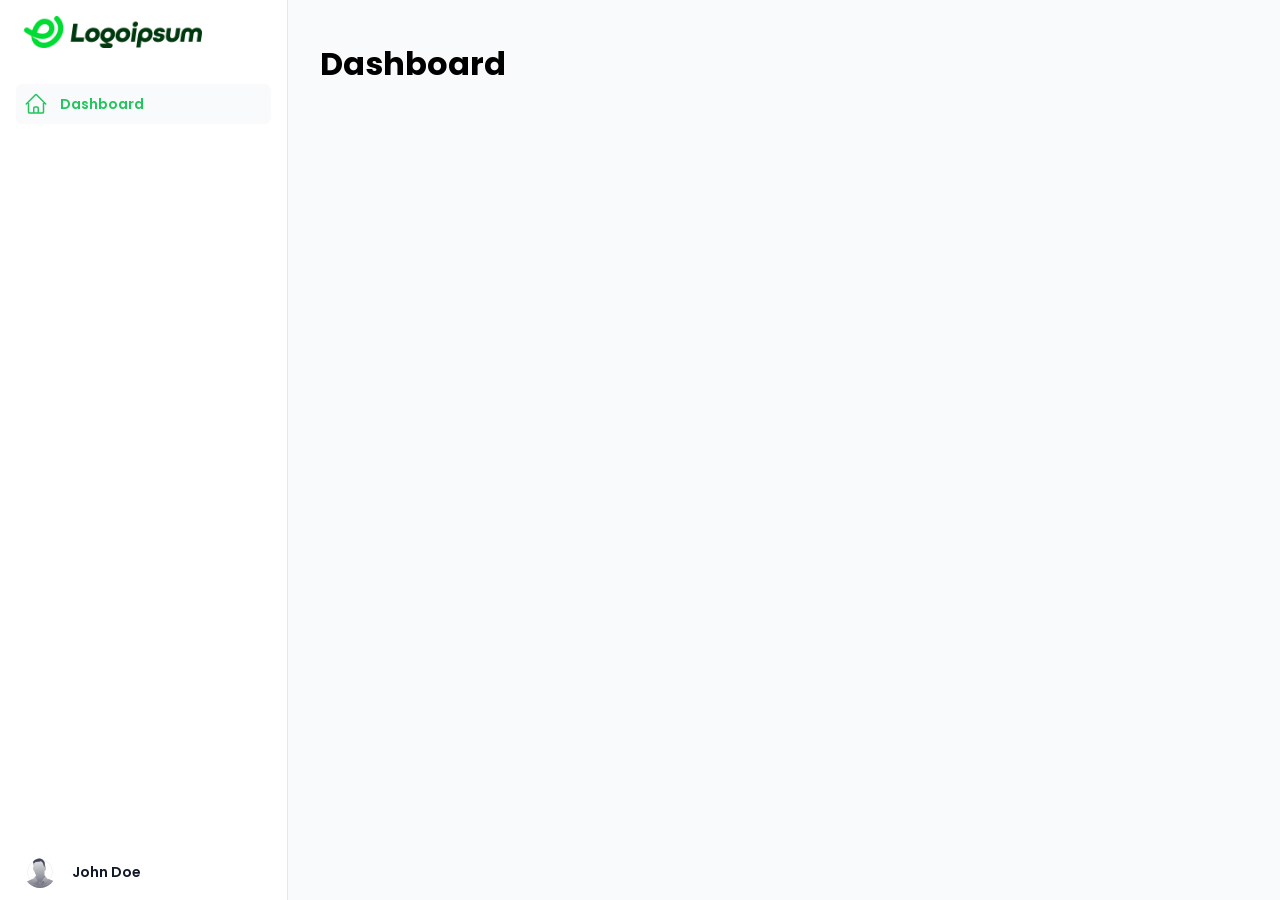
<file: dashboard.html>
<!DOCTYPE html>
<html lang="en">
  <head>
    <meta charset="UTF-8" />
    <meta name="viewport" content="width=device-width, initial-scale=1.0" />
    <link rel="stylesheet" href="./dashboard/css/index.css" />
    <title>Document</title>
  </head>
  <body>
    <aside id="sidebar">
      <div role="dialog-backdrop"></div>

      <div class="dialog__panel-wrapper">
        <div class="dialog__panel-header">
          <div
            class="dialog__panel-header-inset group-data-closed/dialog-panel:opacity-0"
          >
            <button
              type="button"
              command="close"
              commandfor="sidebar"
              class="dialog__close-button"
            >
              <svg
                viewBox="0 0 24 24"
                fill="none"
                stroke="currentColor"
                stroke-width="1.5"
              >
                <path
                  d="M6 18 18 6M6 6l12 12"
                  stroke-linecap="round"
                  stroke-linejoin="round"
                />
              </svg>
            </button>
          </div>

          <!-- Sidebar component, swap this element with another sidebar if you like -->
          <div class="dialog__panel-sidebar-content">
            <div class="dialog__panel-logo">
              <img
                src="./assets/logo.png"
                alt="logo"
              />
            </div>
            <nav class="dialog__panel-navigation">
              <ul class="dialog__panel-navigation-list">
                <li>
                  <a href="#" class="dialog__panel-link">
                    <svg
                      viewBox="0 0 24 24"
                      fill="none"
                      stroke="currentColor"
                      stroke-width="1.5"
                    >
                      <path
                        d="m2.25 12 8.954-8.955c.44-.439 1.152-.439 1.591 0L21.75 12M4.5 9.75v10.125c0 .621.504 1.125 1.125 1.125H9.75v-4.875c0-.621.504-1.125 1.125-1.125h2.25c.621 0 1.125.504 1.125 1.125V21h4.125c.621 0 1.125-.504 1.125-1.125V9.75M8.25 21h8.25"
                        stroke-linecap="round"
                        stroke-linejoin="round"
                      />
                    </svg>
                    Dashboard
                  </a>
                </li>
              </ul>
            </nav>
          </div>
        </div>
      </div>
    </aside>

    <div class="desktop__sidebar">
      <div class="desktop__sidebar-content">
        <div class="desktop__sidebar-logo">
          <img
            src="./assets/logo.png"
            alt="logo"
          />
        </div>
        <nav class="desktop__sidebar-nav">
          <ul class="desktop__sidebar-nav-list">
            <li>
              <ul class="desktop__sidebar-nav-items-top">
                <li>
                  <a href="#" class="desktop__sidebar-nav-item">
                    <svg
                      viewBox="0 0 24 24"
                      fill="none"
                      stroke="currentColor"
                      stroke-width="1.5"
                      class="desktop__sidebar-nav-item-icon"
                    >
                      <path
                        d="m2.25 12 8.954-8.955c.44-.439 1.152-.439 1.591 0L21.75 12M4.5 9.75v10.125c0 .621.504 1.125 1.125 1.125H9.75v-4.875c0-.621.504-1.125 1.125-1.125h2.25c.621 0 1.125.504 1.125 1.125V21h4.125c.621 0 1.125-.504 1.125-1.125V9.75M8.25 21h8.25"
                        stroke-linecap="round"
                        stroke-linejoin="round"
                      />
                    </svg>
                    Dashboard
                  </a>
                </li>
              </ul>
            </li>
            <li class="desktop__sidebar-nav-profile">
              <a href="#" class="desktop__sidebar-nav-profile-link">
                <img
                  src="./assets/saya.avif"
                  alt=""
                  class="desktop__sidebar-nav-profile-avatar"
                />
                <span aria-hidden="true">John Doe</span>
              </a>
            </li>
          </ul>
        </nav>
      </div>
    </div>

    <header>
      <button
        type="button"
        command="show-modal"
        commandfor="sidebar"
        class="header__menu-button"
      >
        <svg
          viewBox="0 0 24 24"
          fill="none"
          stroke="currentColor"
          stroke-width="1.5"
        >
          <path
            d="M3.75 6.75h16.5M3.75 12h16.5m-16.5 5.25h16.5"
            stroke-linecap="round"
            stroke-linejoin="round"
          />
        </svg>
      </button>
      <div class="header__title">Dashboard</div>
      <a href="#">
        <img
          src="./assets/saya.avif"
          alt="icon"
          class="header__avatar"
        />
      </a>
    </header>

    <main>
      <div class="main__content">
        <!-- buat isi -->
        <h1>Dashboard</h1>
      </div>
    </main>

    <script src="./dashboard/js/index.js"></script>
  </body>
</html>
</file>
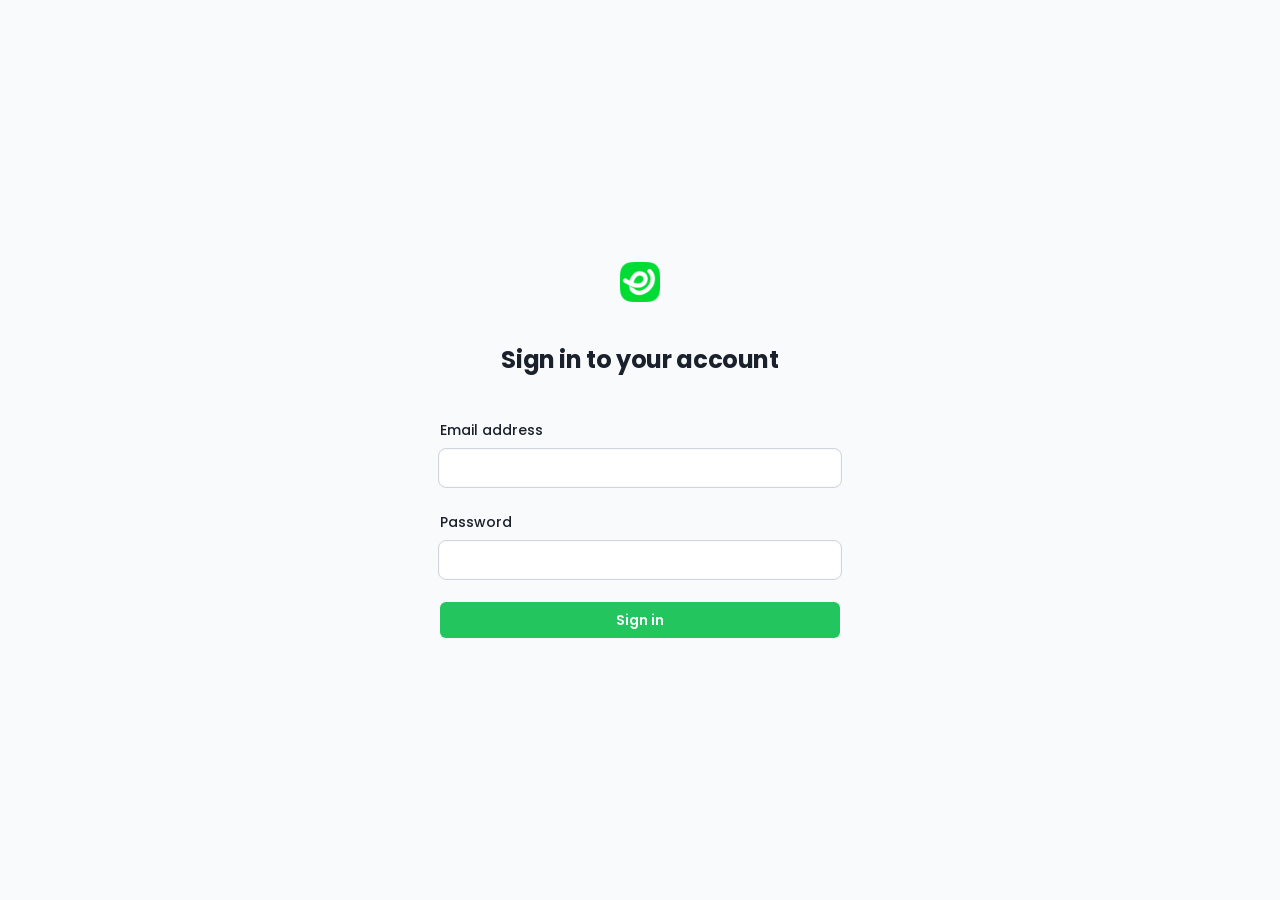
<file: login.html>
<!DOCTYPE html>
<html lang="en">
  <head>
    <meta charset="UTF-8" />
    <meta name="viewport" content="width=device-width, initial-scale=1.0" />
    <link rel="shortcut icon" href="./assets/favicon.png" type="image/x-icon" />
    <link rel="stylesheet" href="./login/index.css" />
    <title>Login</title>
  </head>
  <body>
    <div id="login-app">
      <div class="login__container">
        <div class="login__header">
          <img
            src="./assets/favicon.png"
            alt="logo"
          />
          <h2 class="login__title">Sign in to your account</h2>
        </div>

        <div class="login__form-container">
          <form action="#" method="POST">
            <div class="login__input-field">
              <label for="email">Email address</label>
              <input id="email" type="email" name="email" required />
            </div>

            <div class="login__input-field">
              <label for="password">Password</label>
              <input id="password" type="password" name="password" required />
            </div>

            <div>
              <!-- anchor buat testing, ganti button kalo mau kirim form -->
              <a href="./dashboard.html" class="button-primary">Sign in</a>
            </div>
          </form>
        </div>
      </div>
    </div>
  </body>
</html>
</file>
<file: dashboard/css/index.css>
@import url('../../assets/css/reset.css');
@import url('./mobile.css');
@import url('./desktop.css');
</file>
<file: login/index.css>
@import url('../assets/css/reset.css');
@import url('./style.css');
</file>
